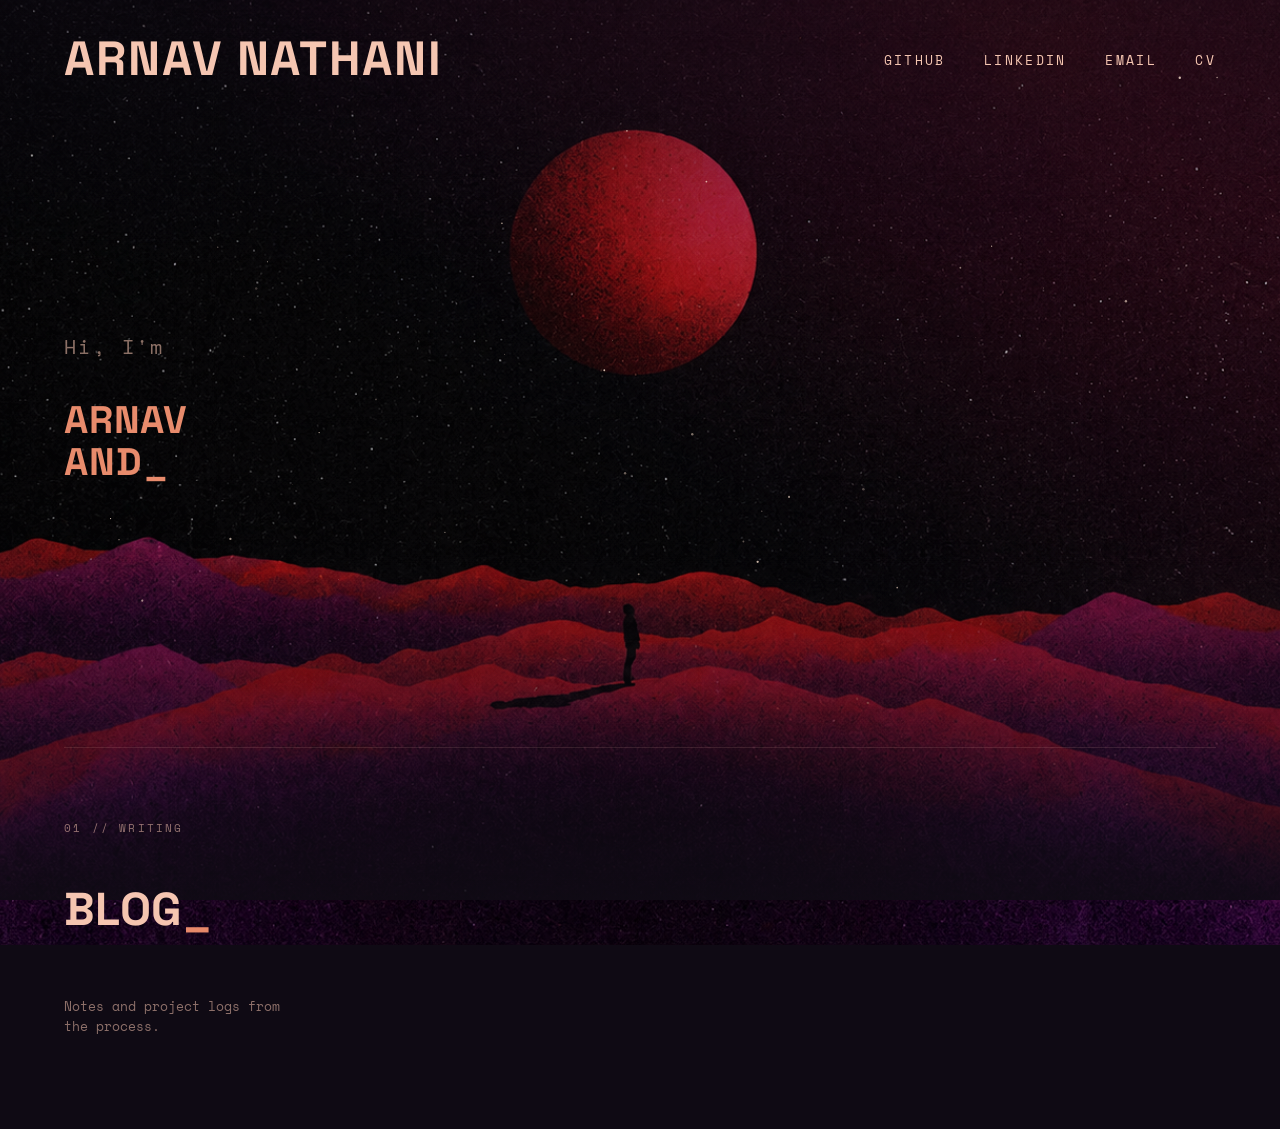
<file: index.html>
<!DOCTYPE html>
<html lang="en">
<head>
  <meta charset="UTF-8" />
  <meta name="viewport" content="width=device-width, initial-scale=1" />
  <title>Arnav Nathani</title>

  <link rel="preconnect" href="https://fonts.googleapis.com" />
  <link rel="preconnect" href="https://fonts.gstatic.com" crossorigin />
  <link href="https://fonts.googleapis.com/css2?family=Space+Grotesk:wght@500;700&family=Space+Mono:wght@400;700&display=swap" rel="stylesheet" />

  <link rel="stylesheet" href="style.css" />
</head>
<body class="page-home">

  <main class="home">
    <div class="home__bg"></div>
    <div class="home__gradient"></div>
    <canvas class="home__stars" aria-hidden="true"></canvas>

    <div class="home__content">
      <header class="nav">
        <a href="index.html" class="nav__brand" data-brand>ARNAV NATHANI</a>
        <ul class="nav__links" data-nav-links></ul>
      </header>

      <section class="hero">
        <p class="hero__greeting" data-greeting>Hi, I'm</p>
        <h1 class="hero__lines" data-hero-lines></h1>
      </section>

      <nav class="sections" data-sections></nav>
    </div>
  </main>

  <div class="grain" aria-hidden="true"></div>

  <script src="data.js"></script>
  <script src="main.js"></script>
</body>
</html>
</file>
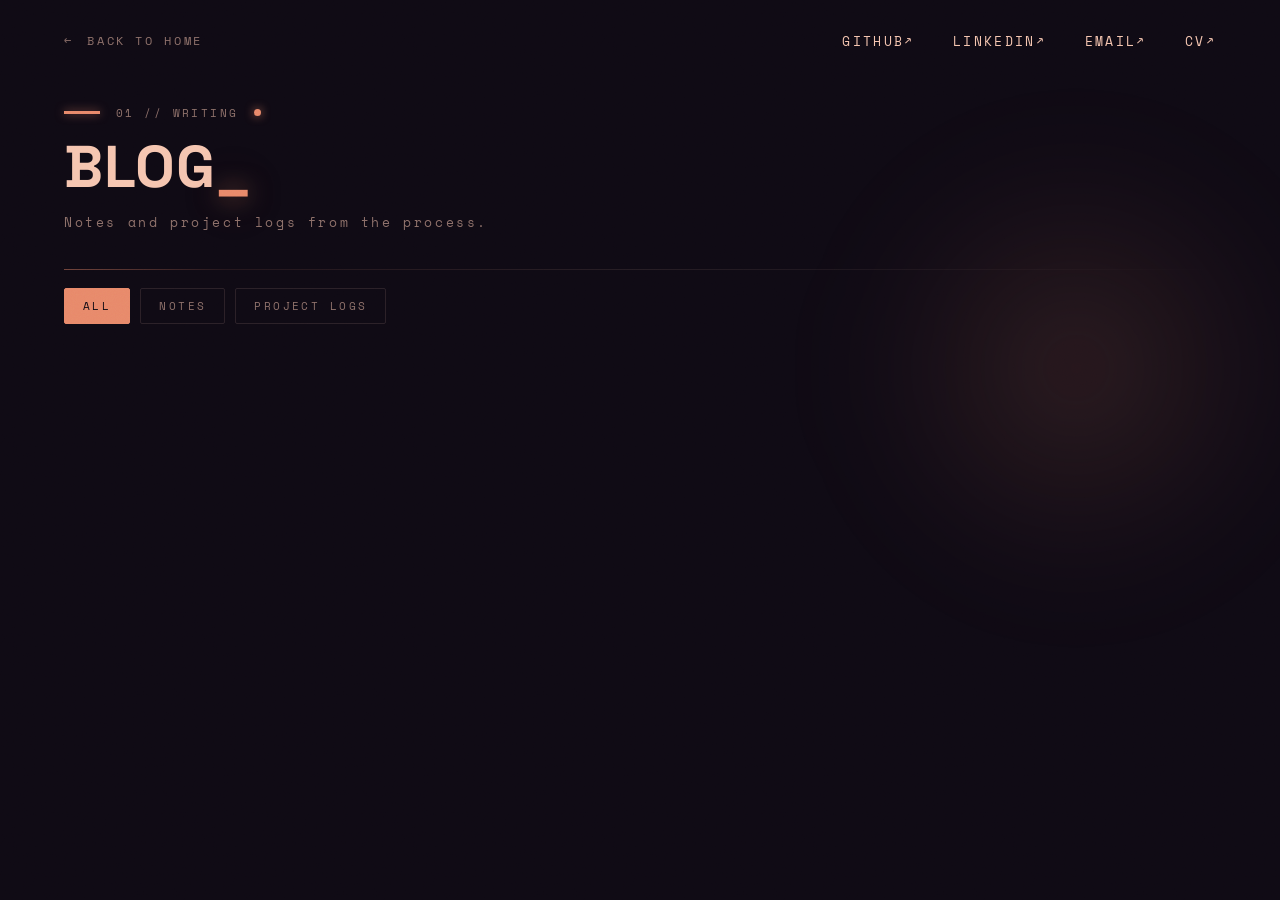
<file: blog.html>
<!DOCTYPE html>
<html lang="en">
<head>
  <meta charset="UTF-8" />
  <meta name="viewport" content="width=device-width, initial-scale=1" />
  <title>Blog — Arnav Nathani</title>

  <link rel="preconnect" href="https://fonts.googleapis.com" />
  <link rel="preconnect" href="https://fonts.gstatic.com" crossorigin />
  <link href="https://fonts.googleapis.com/css2?family=Space+Grotesk:wght@500;700&family=Space+Mono:wght@400;700&display=swap" rel="stylesheet" />

  <link rel="stylesheet" href="style.css" />
</head>
<body class="page-blog">

  <main class="page">
    <header class="nav">
      <a href="index.html" class="nav__brand" data-brand>ARNAV</a>
      <ul class="nav__links" data-nav-links></ul>
    </header>

    <div class="page__main">
      <div class="page__header">
        <div class="page__meta">01 // WRITING</div>
        <h1 class="page__title">BLOG<span class="u">_</span></h1>
        <p class="page__subtitle">Notes and project logs from the process.</p>
      </div>

      <div class="filters" data-filters>
        <button class="filter is-active" data-filter="all">ALL</button>
        <button class="filter" data-filter="notes">NOTES</button>
        <button class="filter" data-filter="project-logs">PROJECT LOGS</button>
      </div>

      <section class="cards" data-blog></section>
    </div>
  </main>

  <div class="grain" aria-hidden="true"></div>

  <script src="data.js"></script>
  <script src="main.js"></script>
</body>
</html>
</file>
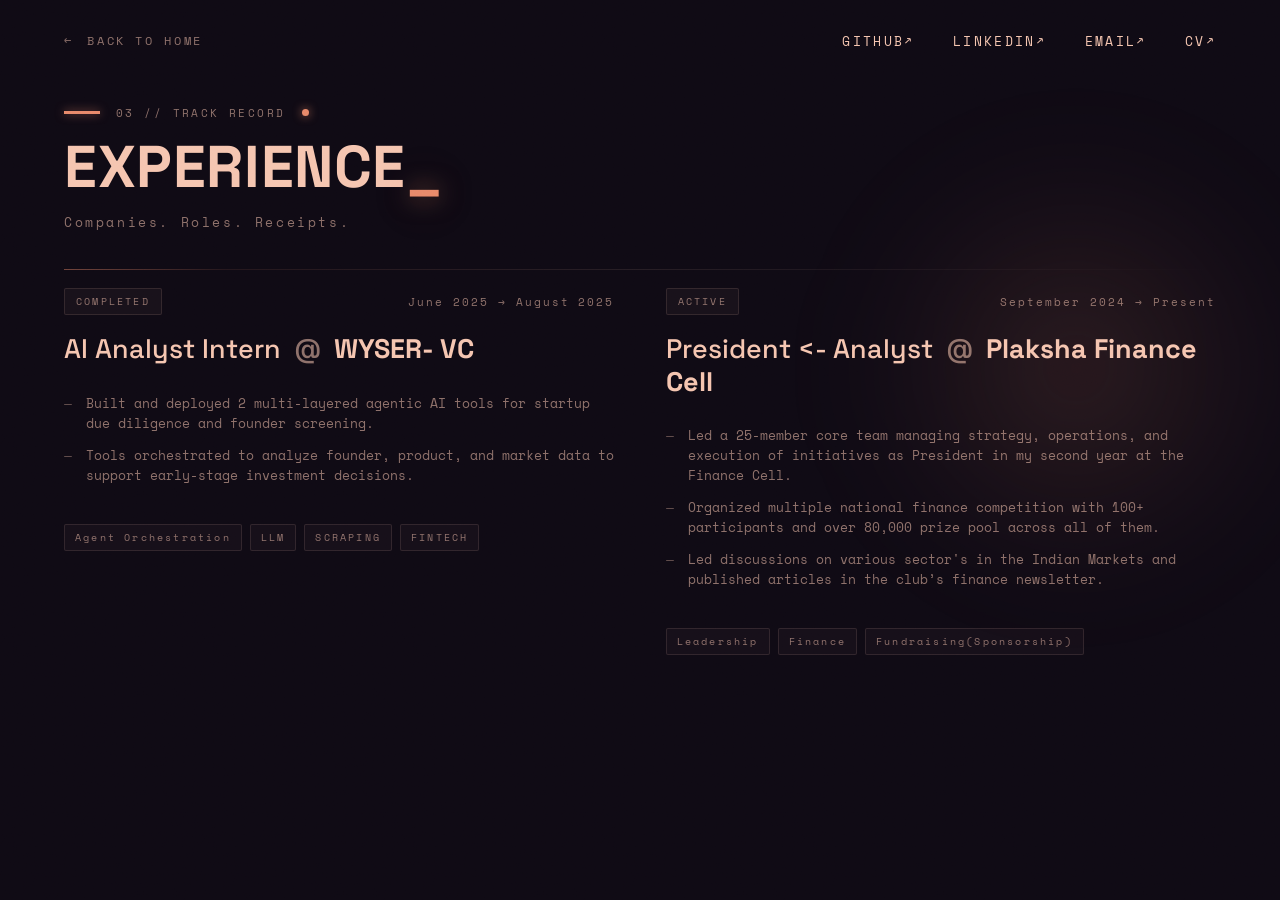
<file: experience.html>
<!DOCTYPE html>
<html lang="en">
<head>
  <meta charset="UTF-8" />
  <meta name="viewport" content="width=device-width, initial-scale=1" />
  <title>Experience — Arnav Nathani</title>

  <link rel="preconnect" href="https://fonts.googleapis.com" />
  <link rel="preconnect" href="https://fonts.gstatic.com" crossorigin />
  <link href="https://fonts.googleapis.com/css2?family=Space+Grotesk:wght@500;700&family=Space+Mono:wght@400;700&display=swap" rel="stylesheet" />

  <link rel="stylesheet" href="style.css" />
</head>
<body class="page-experience">

  <main class="page">
    <header class="nav">
      <a href="index.html" class="nav__brand" data-brand>ARNAV</a>
      <ul class="nav__links" data-nav-links></ul>
    </header>

    <div class="page__main">
      <div class="page__header">
        <div class="page__meta">03 // TRACK RECORD</div>
        <h1 class="page__title">EXPERIENCE<span class="u">_</span></h1>
        <p class="page__subtitle">Companies. Roles. Receipts.</p>
      </div>

      <section class="cards" data-experience></section>
    </div>
  </main>

  <div class="grain" aria-hidden="true"></div>

  <script src="data.js"></script>
  <script src="main.js"></script>
</body>
</html>
</file>
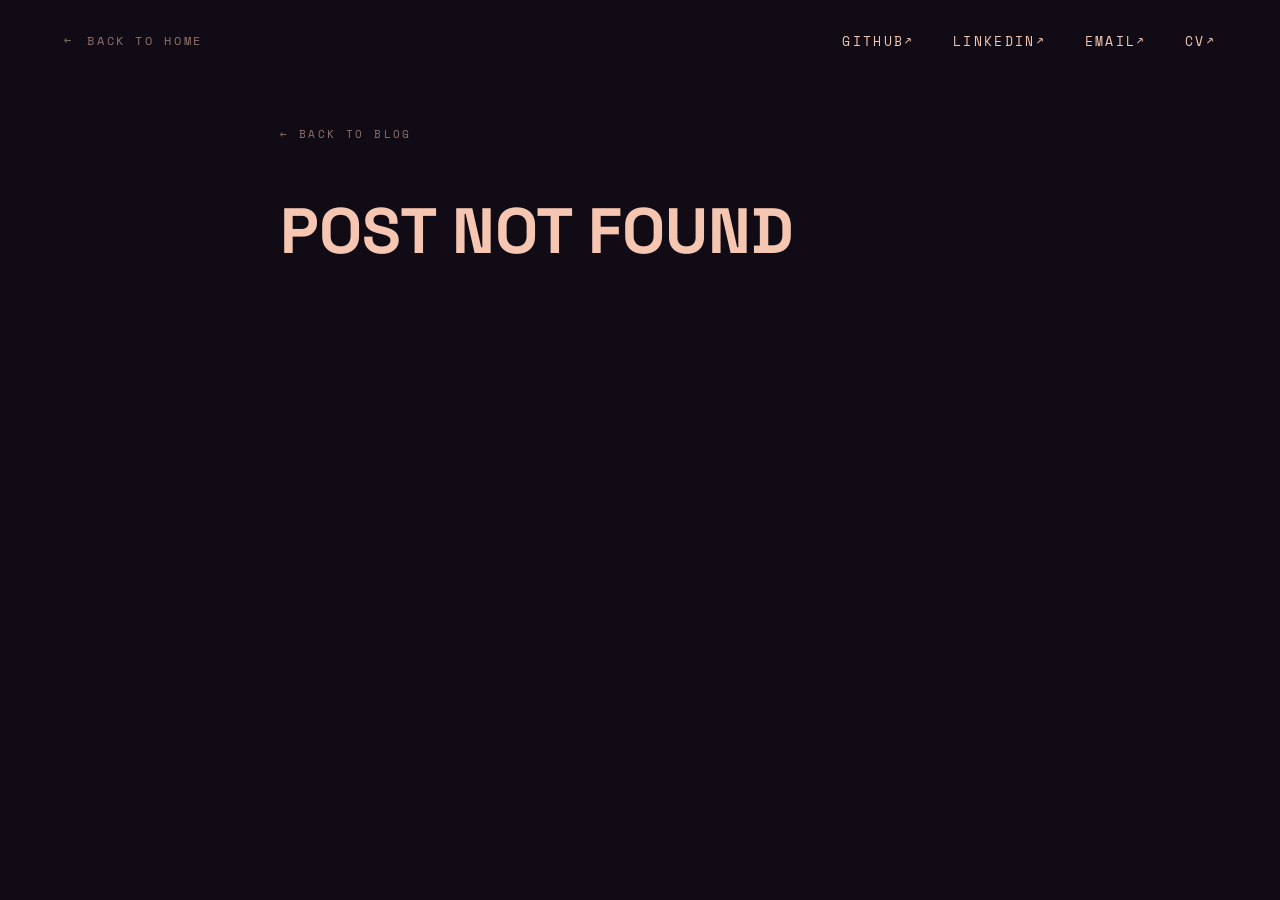
<file: post.html>
<!DOCTYPE html>
<html lang="en">
<head>
  <meta charset="UTF-8" />
  <meta name="viewport" content="width=device-width, initial-scale=1" />
  <title>Post — Arnav Nathani</title>

  <link rel="preconnect" href="https://fonts.googleapis.com" />
  <link rel="preconnect" href="https://fonts.gstatic.com" crossorigin />
  <link href="https://fonts.googleapis.com/css2?family=Space+Grotesk:wght@500;700&family=Space+Mono:wght@400;700&display=swap" rel="stylesheet" />

  <link rel="stylesheet" href="style.css" />
</head>
<body class="page-post">

  <main class="page">
    <header class="nav">
      <a href="index.html" class="nav__brand" data-brand>ARNAV</a>
      <ul class="nav__links" data-nav-links></ul>
    </header>

    <article class="post" data-post></article>
  </main>

  <div class="grain" aria-hidden="true"></div>

  <script src="data.js"></script>
  <script src="main.js"></script>
</body>
</html>
</file>
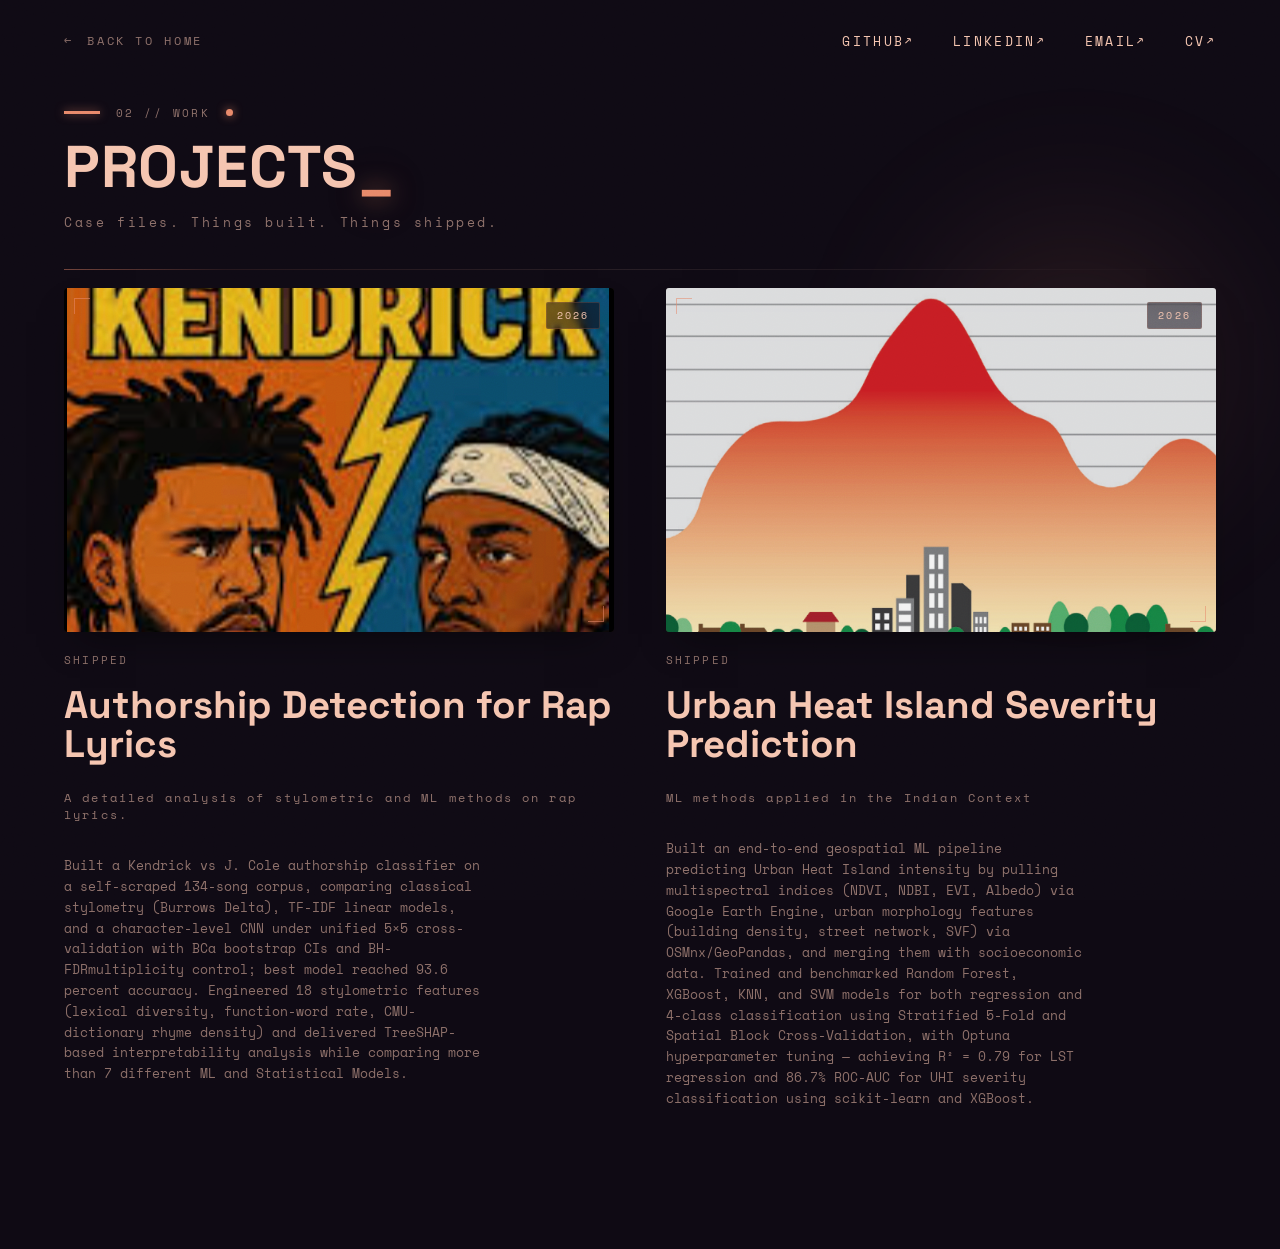
<file: projects.html>
<!DOCTYPE html>
<html lang="en">
<head>
  <meta charset="UTF-8" />
  <meta name="viewport" content="width=device-width, initial-scale=1" />
  <title>Projects — Arnav Nathani</title>

  <link rel="preconnect" href="https://fonts.googleapis.com" />
  <link rel="preconnect" href="https://fonts.gstatic.com" crossorigin />
  <link href="https://fonts.googleapis.com/css2?family=Space+Grotesk:wght@500;700&family=Space+Mono:wght@400;700&display=swap" rel="stylesheet" />

  <link rel="stylesheet" href="style.css" />
</head>
<body class="page-projects">

  <main class="page">
    <header class="nav">
      <a href="index.html" class="nav__brand" data-brand>ARNAV</a>
      <ul class="nav__links" data-nav-links></ul>
    </header>

    <div class="page__main">
      <div class="page__header">
        <div class="page__meta">02 // WORK</div>
        <h1 class="page__title">PROJECTS<span class="u">_</span></h1>
        <p class="page__subtitle">Case files. Things built. Things shipped.</p>
      </div>

      <section class="cards" data-projects></section>
    </div>
  </main>

  <div class="grain" aria-hidden="true"></div>

  <script src="data.js"></script>
  <script src="main.js"></script>
</body>
</html>
</file>
<file: style.css>
/* ─────────────────────────────────────────────────────────
   TOKENS
   ───────────────────────────────────────────────────────── */
:root {
  --bg-base:        #0F0A14;
  --accent:         #E8896A;   /* salmon */
  --accent-bright:  #F2A88C;
  --text-primary:   #F5C5B0;
  --text-muted:     rgba(245, 197, 176, 0.55);
  --text-dim:       rgba(245, 197, 176, 0.35);
  --hairline:       rgba(245, 197, 176, 0.12);

  --font-mono: "Space Mono", ui-monospace, "SF Mono", Menlo, Consolas, monospace;
  --font-display: "Space Grotesk", "Space Mono", ui-monospace, sans-serif;

  --pad-x: clamp(24px, 5vw, 80px);
}

/* ─────────────────────────────────────────────────────────
   RESET
   ───────────────────────────────────────────────────────── */
*, *::before, *::after { box-sizing: border-box; }
html, body { margin: 0; padding: 0; }
body {
  font-family: var(--font-mono);
  background: var(--bg-base);
  color: var(--text-primary);
  overflow-x: hidden;
  -webkit-font-smoothing: antialiased;
  text-rendering: optimizeLegibility;
}
a { color: inherit; text-decoration: none; }
button { font: inherit; color: inherit; background: none; border: none; cursor: pointer; }

/* ─────────────────────────────────────────────────────────
   HOME — scrollable, bg pinned to viewport with parallax
   ───────────────────────────────────────────────────────── */
.home {
  position: relative;
  width: 100%;
  overflow-x: hidden;
}

/* background image layer — wide 16:9, covers viewport edge-to-edge */
.home__bg {
  position: fixed;
  inset: 0;
  width: 100%;
  height: 100%;
  background-image: url("assets/bg.jpeg");
  background-size: cover;
  background-position: center center;
  background-repeat: no-repeat;
  background-color: var(--bg-base);
  filter: brightness(0.88) saturate(0.85) contrast(1.05);
  z-index: 0;
  will-change: transform;
}

/* dark gradient overlay — vertical only, for content legibility */
.home__gradient {
  position: fixed;
  inset: 0;
  background:
    linear-gradient(180deg,
      rgba(15, 10, 20, 0.45) 0%,
      rgba(15, 10, 20, 0.15) 30%,
      rgba(15, 10, 20, 0.15) 60%,
      rgba(15, 10, 20, 0.55) 88%,
      rgba(15, 10, 20, 0.90) 100%);
  z-index: 1;
  pointer-events: none;
}

/* star canvas — pinned alongside bg */
.home__stars {
  position: fixed;
  inset: 0;
  width: 100%;
  height: 100%;
  z-index: 2;
  pointer-events: none;
}

/* grain overlay — sits above everything visual */
.grain {
  position: fixed;
  inset: 0;
  pointer-events: none;
  z-index: 50;
  opacity: 0.12;
  mix-blend-mode: overlay;
  background-image: url("data:image/svg+xml;utf8,<svg xmlns='http://www.w3.org/2000/svg' width='200' height='200'><filter id='n'><feTurbulence type='fractalNoise' baseFrequency='0.9' numOctaves='2' stitchTiles='stitch'/></filter><rect width='100%25' height='100%25' filter='url(%23n)' opacity='0.65'/></svg>");
  animation: grain-shift 1.2s steps(4) infinite;
}
@keyframes grain-shift {
  0%   { transform: translate(0, 0); }
  25%  { transform: translate(-2%, 1%); }
  50%  { transform: translate(1%, -2%); }
  75%  { transform: translate(-1%, 2%); }
  100% { transform: translate(0, 0); }
}

/* ─────────────────────────────────────────────────────────
   CONTENT LAYER
   ───────────────────────────────────────────────────────── */
.home__content {
  position: relative;
  z-index: 10;
  padding: 0 var(--pad-x);
}

/* — NAV — */
.nav {
  display: flex;
  justify-content: space-between;
  align-items: center;
  padding: 28px 0;
}
.nav__brand {
  font-family: var(--font-display);
  font-weight: 700;
  font-size: clamp(28px, 4vw, 48px);
  letter-spacing: 0.04em;
  color: var(--text-primary);
}
/* on inner pages, brand becomes a small back-link */
body:not(.page-home) .nav__brand {
  font-family: var(--font-mono);
  font-weight: 400;
  font-size: 12px;
  letter-spacing: 0.22em;
  color: var(--text-muted);
  transition: color 0.2s ease;
}
body:not(.page-home) .nav__brand:hover { color: var(--accent); }
body:not(.page-home) .nav__brand:hover .back-arrow { transform: translateX(-3px); }
.back-arrow {
  display: inline-block;
  margin-right: 4px;
  transition: transform 0.25s ease;
}
.nav__links {
  display: flex;
  gap: clamp(24px, 3vw, 56px);
  list-style: none;
  margin: 0; padding: 0;
}
.nav__links a {
  font-size: 13px;
  letter-spacing: 0.18em;
  color: var(--text-primary);
  transition: color 0.2s ease;
}
.nav__links a:hover { color: var(--accent-bright); }

/* — HERO TEXT — */
.hero {
  min-height: 70vh;
  display: flex;
  flex-direction: column;
  justify-content: center;
  align-items: flex-start;
  padding-bottom: 4vh;
}
.hero__greeting {
  font-size: clamp(16px, 1.55vw, 22px);
  color: var(--text-muted);
  letter-spacing: 0.12em;
  margin-bottom: 6px;
  opacity: 0;
}
.hero__lines {
  font-family: var(--font-display);
  font-weight: 700;
  font-size: clamp(22px, 3vw, 40px);
  line-height: 1.1;
  letter-spacing: 0.02em;
  color: var(--accent);
}
.hero__line {
  display: block;
  white-space: pre;
  opacity: 0;
}
.cursor {
  display: inline-block;
  color: var(--accent);
  animation: blink 1s steps(2) infinite;
  margin-left: 2px;
}
@keyframes blink { 50% { opacity: 0; } }

/* — SECTION CARDS — */
.sections {
  display: grid;
  grid-template-columns: repeat(3, 1fr);
  gap: clamp(24px, 4vw, 80px);
  padding: 40px 0 80px;
  align-content: start;
  border-top: 1px solid var(--hairline);
}
.section-card {
  display: flex;
  flex-direction: column;
  gap: 12px;
  padding-top: 32px;
  opacity: 0;
  transform: translateY(20px);
  transition: color 0.2s ease;
}
.section-card__meta {
  font-size: 11px;
  letter-spacing: 0.2em;
  color: var(--text-muted);
}
.section-card__title {
  font-family: var(--font-display);
  font-weight: 700;
  font-size: clamp(32px, 3.6vw, 54px);
  letter-spacing: 0.01em;
  color: var(--text-primary);
  line-height: 1;
}
.section-card__title .u {
  color: var(--accent);
}
.section-card__blurb {
  font-size: 13px;
  line-height: 1.55;
  color: var(--text-muted);
  max-width: 28ch;
}
.section-card:hover .section-card__title { color: var(--accent-bright); }

/* ─────────────────────────────────────────────────────────
   INNER PAGES — flat dark background, shared nav + grid
   ───────────────────────────────────────────────────────── */
.page {
  position: relative;
  min-height: 100vh;
  background: var(--bg-base);
  padding: 0 var(--pad-x);
  overflow: hidden;   /* contain the orb glow */
}
.page__main {
  padding: 8px 0 140px;
}

/* — page header (with cosmic orb accent) — */
.page__header {
  position: relative;
  padding: 8px 0 56px;
}
.page__header::before {
  content: "";
  position: absolute;
  top: 10%;
  right: -120px;
  width: 520px;
  height: 520px;
  background: radial-gradient(circle,
    rgba(232, 137, 106, 0.16) 0%,
    rgba(232, 137, 106, 0.06) 30%,
    rgba(232, 137, 106, 0)    65%);
  filter: blur(50px);
  pointer-events: none;
  z-index: 0;
  animation: orb-drift 14s ease-in-out infinite;
}
@keyframes orb-drift {
  0%, 100% { transform: translate(0, 0) scale(1); }
  50%      { transform: translate(-40px, 24px) scale(1.05); }
}
/* sit above the orb */
.page__meta, .page__title, .page__subtitle { position: relative; z-index: 1; }

.page__meta {
  display: inline-flex;
  align-items: center;
  gap: 16px;
  font-size: 11px;
  letter-spacing: 0.22em;
  color: var(--text-muted);
  margin-bottom: 18px;
}
.page__meta::before {
  content: "";
  width: 36px;
  height: 3px;
  background: var(--accent);
  box-shadow: 0 0 10px rgba(232, 137, 106, 0.6);
}
.page__meta::after {
  content: "";
  display: inline-block;
  width: 7px;
  height: 7px;
  border-radius: 50%;
  background: var(--accent);
  box-shadow: 0 0 10px rgba(232, 137, 106, 0.8);
  animation: pulse-dot 2.2s ease-in-out infinite;
}
@keyframes pulse-dot {
  0%, 100% { opacity: 0.35; transform: scale(0.8); }
  50%      { opacity: 1;    transform: scale(1); }
}

.page__title {
  font-family: var(--font-display);
  font-weight: 700;
  font-size: clamp(28px, 4.6vw, 64px);
  letter-spacing: 0.01em;
  color: var(--text-primary);
  line-height: 0.95;
  margin: 0;
}
.page__title .u {
  color: var(--accent);
  text-shadow:
    0 0 24px rgba(232, 137, 106, 0.55),
    0 0 60px rgba(232, 137, 106, 0.25);
}
.page__subtitle {
  font-size: 13px;
  letter-spacing: 0.2em;
  color: var(--text-muted);
  margin: 18px 0 0;
}
/* faint hairline under header, fades from accent to nothing */
.page__header::after {
  content: "";
  position: absolute;
  left: 0;
  bottom: 18px;
  height: 1px;
  width: 100%;
  background: linear-gradient(90deg,
    rgba(232, 137, 106, 0.45) 0%,
    rgba(232, 137, 106, 0.10) 14%,
    rgba(245, 197, 176, 0.10) 50%,
    transparent 100%);
}

/* — card grid (shared) — */
.cards {
  display: grid;
  grid-template-columns: repeat(2, 1fr);
  gap: clamp(32px, 4vw, 72px) clamp(32px, 4vw, 64px);
}
.card {
  display: flex;
  flex-direction: column;
  gap: 14px;
  opacity: 0;
  transform: translateY(24px);
  transition: opacity 0.7s ease, transform 0.7s ease;
  text-decoration: none;
  color: inherit;
}
.card.is-visible {
  opacity: 1;
  transform: translateY(0);
}

/* — PROJECT card — */
.card--project .card__image {
  aspect-ratio: 16 / 10;
  background: rgba(245, 197, 176, 0.04);
  overflow: hidden;
  position: relative;
  border-radius: 3px;
  box-shadow:
    inset 0 0 0 1px rgba(232, 137, 106, 0.12),
    inset 0 -90px 90px -50px rgba(15, 10, 20, 0.55),
    0 18px 36px -16px rgba(0, 0, 0, 0.55);
  transition: box-shadow 0.5s ease;
}
.card--project:hover .card__image {
  box-shadow:
    inset 0 0 0 1px rgba(232, 137, 106, 0.40),
    inset 0 -90px 90px -50px rgba(15, 10, 20, 0.55),
    0 26px 50px -18px rgba(0, 0, 0, 0.65),
    0 0 55px -15px rgba(232, 137, 106, 0.30);
}

/* corner brackets — "case file" cinematic frame */
.card--project .card__image::before,
.card--project .card__image::after {
  content: "";
  position: absolute;
  width: 16px;
  height: 16px;
  border: 1.5px solid rgba(232, 137, 106, 0.55);
  z-index: 3;
  pointer-events: none;
  transition: all 0.4s cubic-bezier(.2, .7, .3, 1);
}
.card--project .card__image::before {
  top: 10px;
  left: 10px;
  border-right: 0;
  border-bottom: 0;
}
.card--project .card__image::after {
  bottom: 10px;
  right: 10px;
  border-left: 0;
  border-top: 0;
}
.card--project:hover .card__image::before {
  top: 14px; left: 14px; width: 22px; height: 22px;
  border-color: var(--accent);
}
.card--project:hover .card__image::after {
  bottom: 14px; right: 14px; width: 22px; height: 22px;
  border-color: var(--accent);
}

.card--project .card__image img {
  width: 100%;
  height: 100%;
  object-fit: cover;
  filter: brightness(0.93) saturate(0.85) contrast(1.04);
  transition: filter 0.5s ease, transform 0.7s cubic-bezier(.2, .7, .3, 1);
}
.card--project:hover .card__image img {
  filter: brightness(1.05) saturate(1) contrast(1.04);
  transform: scale(1.04);
}

/* year tag — sits in top-right of image */
.card__image-year {
  position: absolute;
  top: 14px;
  right: 14px;
  z-index: 3;
  font-family: var(--font-mono);
  font-size: 10px;
  letter-spacing: 0.22em;
  color: var(--text-primary);
  background: rgba(15, 10, 20, 0.55);
  backdrop-filter: blur(6px);
  -webkit-backdrop-filter: blur(6px);
  padding: 5px 10px;
  border: 1px solid rgba(232, 137, 106, 0.18);
  border-radius: 2px;
  transition: border-color 0.4s ease, color 0.4s ease;
}
.card--project:hover .card__image-year {
  border-color: rgba(232, 137, 106, 0.5);
  color: var(--accent);
}

/* "view project" CTA — appears on hover */
.card__image-cta {
  position: absolute;
  bottom: 18px;
  left: 18px;
  z-index: 3;
  font-family: var(--font-mono);
  font-size: 10px;
  letter-spacing: 0.25em;
  color: var(--text-primary);
  opacity: 0;
  transform: translateY(6px);
  transition: opacity 0.4s ease, transform 0.4s cubic-bezier(.2, .7, .3, 1);
  display: inline-flex;
  align-items: center;
  gap: 8px;
}
.card__image-cta .arrow {
  display: inline-block;
  transition: transform 0.3s ease;
}
.card--project:hover .card__image-cta {
  opacity: 1;
  transform: translateY(0);
}
.card--project:hover .card__image-cta .arrow {
  transform: translate(3px, -3px);
}

.card--project .card__image--empty {
  background:
    linear-gradient(135deg, rgba(232, 137, 106, 0.08), rgba(232, 137, 106, 0.02)),
    var(--bg-base);
}
.card--project .card__badges {
  display: flex;
  gap: 20px;
  font-size: 11px;
  letter-spacing: 0.2em;
  color: var(--text-muted);
  margin-top: 6px;
}
.card--project .card__badges .live {
  color: var(--accent);
}
.card--project .card__name {
  font-family: var(--font-display);
  font-weight: 700;
  font-size: clamp(28px, 3vw, 44px);
  color: var(--text-primary);
  line-height: 1;
  margin: 4px 0 0;
}
.card--project .card__sub {
  font-size: 12px;
  letter-spacing: 0.18em;
  color: var(--text-muted);
}
.card--project .card__desc {
  font-size: 13px;
  line-height: 1.6;
  color: var(--text-muted);
  max-width: 52ch;
  margin: 6px 0 0;
}

/* — EXPERIENCE card — */
.card--exp .card__head {
  display: flex;
  justify-content: space-between;
  align-items: center;
  margin-bottom: 4px;
}
.status {
  display: inline-block;
  padding: 5px 11px;
  font-size: 10px;
  letter-spacing: 0.22em;
  border-radius: 2px;
  text-transform: uppercase;
}
.status--active {
  color: var(--accent);
  background: rgba(232, 137, 106, 0.10);
  border: 1px solid rgba(232, 137, 106, 0.35);
}
.status--completed {
  color: var(--text-muted);
  background: rgba(245, 197, 176, 0.04);
  border: 1px solid var(--hairline);
}
.card--exp .card__dates {
  font-size: 11px;
  letter-spacing: 0.18em;
  color: var(--text-muted);
}
.card--exp .card__role {
  font-family: var(--font-display);
  font-weight: 500;
  font-size: clamp(20px, 2.1vw, 28px);
  color: var(--text-primary);
  line-height: 1.2;
  margin: 0;
}
.card--exp .card__role .at { color: var(--text-muted); margin: 0 6px; }
.card--exp .card__role .company { font-weight: 700; }
.card--exp .card__bullets {
  list-style: none;
  padding: 0;
  margin: 14px 0 16px;
  display: flex;
  flex-direction: column;
  gap: 12px;
}
.card--exp .card__bullets li {
  display: flex;
  gap: 14px;
  font-size: 12.5px;
  line-height: 1.6;
  color: var(--text-muted);
}
.card--exp .card__bullets li::before {
  content: "—";
  color: var(--text-dim);
  flex-shrink: 0;
}
.card__tags {
  display: flex;
  flex-wrap: wrap;
  gap: 8px;
  margin-top: 8px;
}
.tag {
  font-size: 10px;
  letter-spacing: 0.22em;
  padding: 5px 10px;
  color: var(--text-muted);
  background: rgba(245, 197, 176, 0.03);
  border: 1px solid var(--hairline);
  border-radius: 2px;
}

/* — BLOG card — */
.card--blog .card__meta {
  font-size: 11px;
  letter-spacing: 0.2em;
  color: var(--text-muted);
  display: flex;
  gap: 14px;
  align-items: center;
}
.card--blog .card__meta .dot {
  width: 3px; height: 3px;
  background: var(--text-dim);
  border-radius: 50%;
}
.card--blog .card__title {
  font-family: var(--font-display);
  font-weight: 700;
  font-size: clamp(22px, 2.4vw, 34px);
  color: var(--text-primary);
  line-height: 1.1;
  margin: 6px 0 4px;
  transition: color 0.2s ease;
}
.card--blog:hover .card__title { color: var(--accent-bright); }
.card--blog .card__excerpt {
  font-size: 13px;
  line-height: 1.6;
  color: var(--text-muted);
  margin: 4px 0 8px;
  max-width: 50ch;
}

/* — filter bar (blog) — */
.filters {
  display: flex;
  gap: 10px;
  margin: 0 0 56px;
  flex-wrap: wrap;
}
.filter {
  font-family: var(--font-mono);
  font-size: 11px;
  letter-spacing: 0.22em;
  padding: 9px 18px;
  background: transparent;
  color: var(--text-muted);
  border: 1px solid var(--hairline);
  border-radius: 2px;
  cursor: pointer;
  transition: all 0.2s ease;
}
.filter:hover { color: var(--text-primary); border-color: var(--text-muted); }
.filter.is-active {
  background: var(--accent);
  border-color: var(--accent);
  color: var(--bg-base);
}

/* — single post — */
.post {
  max-width: 720px;
  margin: 0 auto;
  padding: 40px 0 140px;
}
.post__back {
  display: inline-block;
  font-size: 11px;
  letter-spacing: 0.22em;
  color: var(--text-muted);
  margin-bottom: 56px;
  transition: color 0.2s ease;
}
.post__back:hover { color: var(--accent); }
.post__meta {
  font-size: 12px;
  letter-spacing: 0.22em;
  color: var(--text-muted);
  margin-bottom: 18px;
}
.post__title {
  font-family: var(--font-display);
  font-weight: 700;
  font-size: clamp(36px, 5vw, 64px);
  color: var(--text-primary);
  line-height: 1.05;
  margin: 0 0 32px;
}
.post__tags { margin-bottom: 40px; }
.post__body {
  font-size: 15px;
  line-height: 1.75;
  color: var(--text-primary);
  white-space: pre-wrap;
}
.post__body p { margin: 0 0 1.2em; }

/* ─────────────────────────────────────────────────────────
   RESPONSIVE
   ───────────────────────────────────────────────────────── */
@media (max-width: 820px) {
  .nav__links { gap: 16px; }
  .nav__links a { font-size: 11px; letter-spacing: 0.14em; }
  .sections {
    grid-template-columns: 1fr;
    gap: 8px;
    padding-bottom: 32px;
  }
  .section-card { padding-top: 20px; }

  .cards { grid-template-columns: 1fr; }
  .page__header { padding: 24px 0 40px; }
  .page__main { padding-bottom: 60px; }
  .card--exp .card__head {
    flex-direction: column;
    align-items: flex-start;
    gap: 10px;
  }
}
</file>
